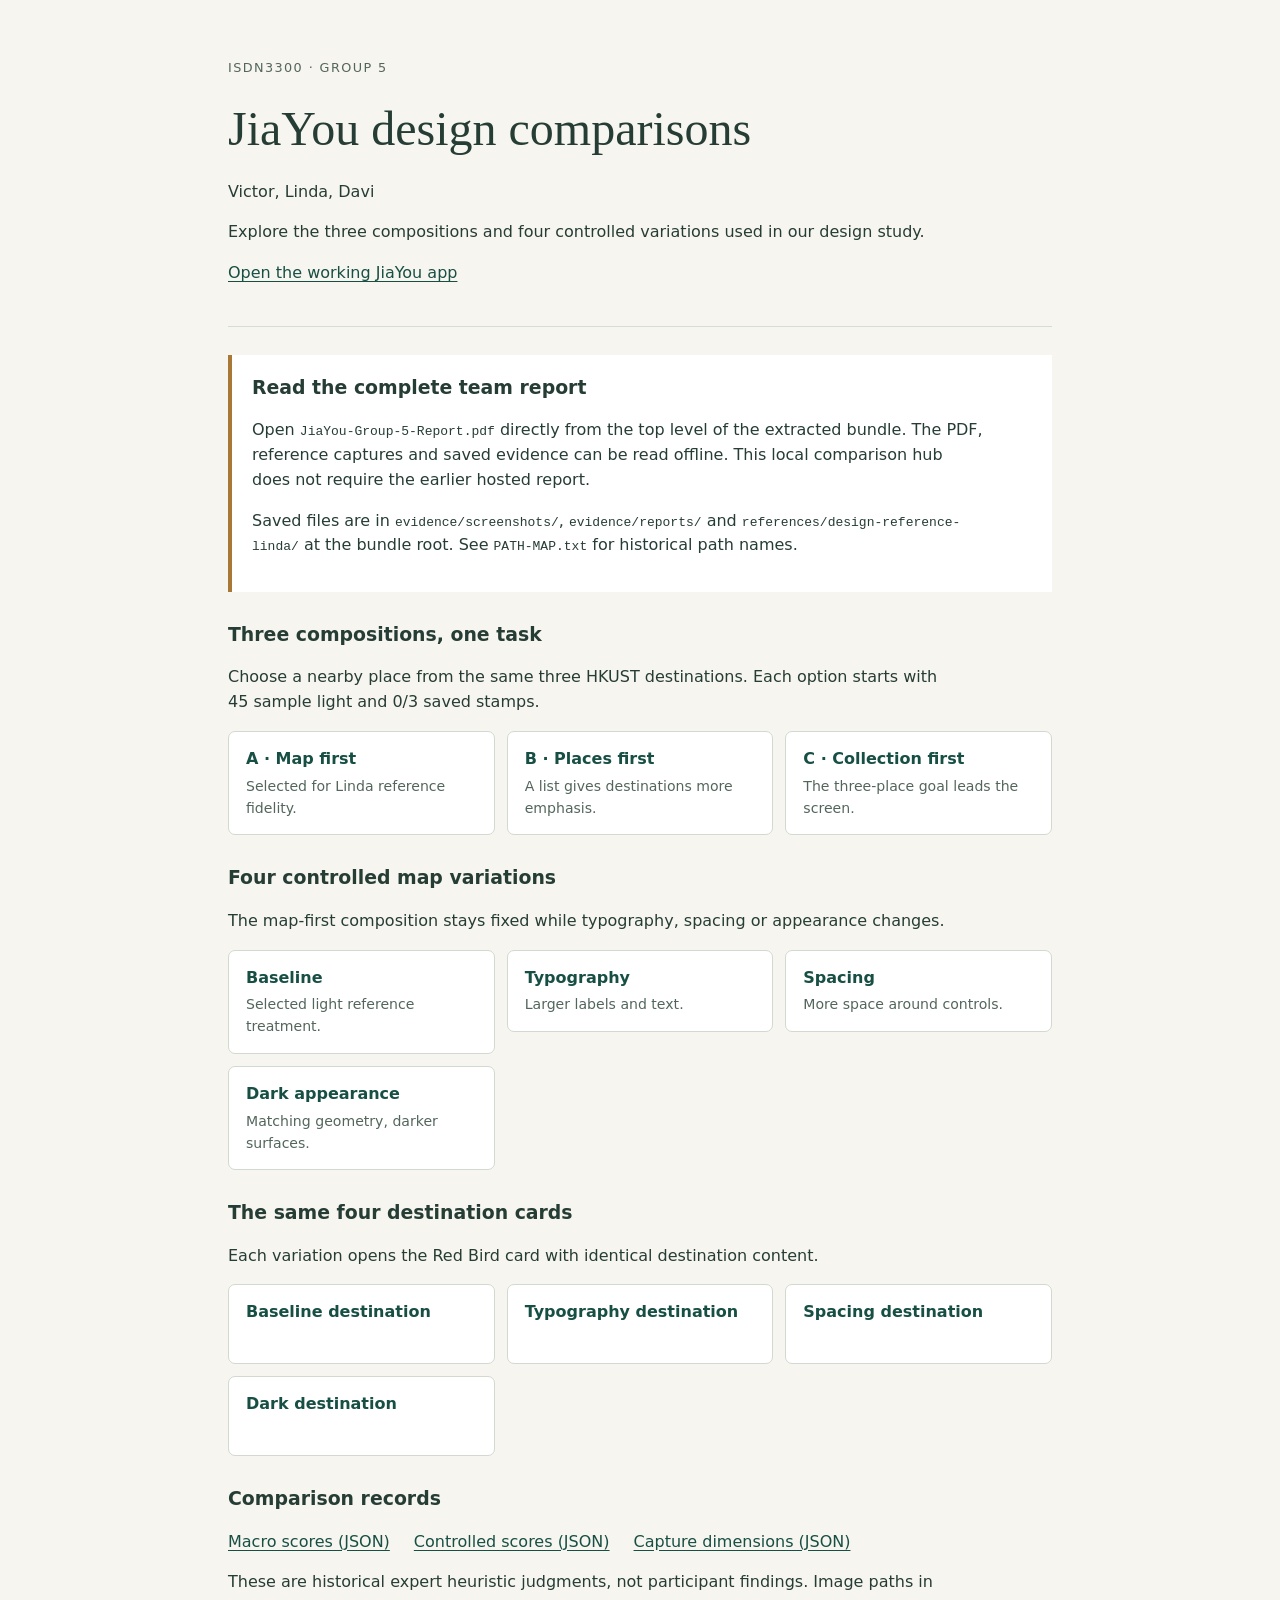
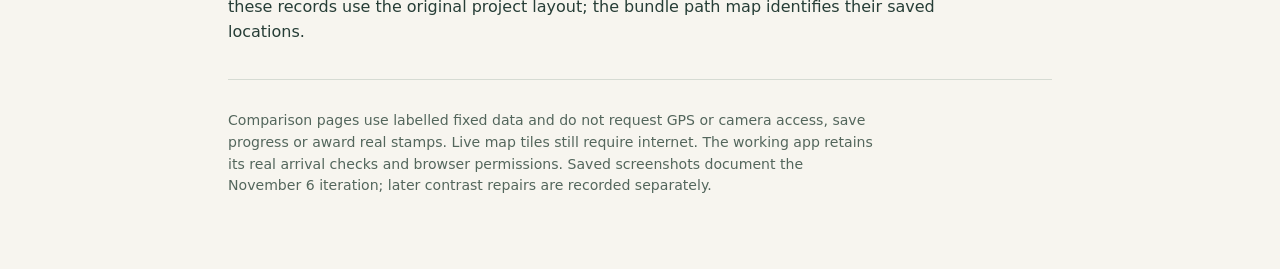
<file: lab/index.html>
<!doctype html>
<html lang="en">
<head><meta charset="utf-8"><meta name="viewport" content="width=device-width,initial-scale=1"><meta name="color-scheme" content="light"><title>JiaYou · Group 5 comparison hub</title>
<style>
:root{font-family:system-ui,-apple-system,BlinkMacSystemFont,"Segoe UI",sans-serif;color:#263d36;background:#f7f5ef;line-height:1.55}*{box-sizing:border-box}body{margin:0}main{max-width:940px;margin:auto;padding:clamp(22px,5vw,58px)}header{padding-bottom:24px;border-bottom:1px solid #d6dbd3}.eyebrow{font-size:.8rem;letter-spacing:.11em;text-transform:uppercase;color:#52675c}h1{font-family:Georgia,serif;font-size:clamp(2rem,6vw,3rem);line-height:1.12;font-weight:500;margin:.5em 0}.authors{margin:0}p{max-width:72ch}h2{font-size:1.18rem;margin:0 0 8px}section{margin:28px 0}a{color:#174f44;text-underline-offset:3px}a:hover{color:#794923}a:focus-visible{outline:3px solid #90612c;outline-offset:4px}.note{padding:18px 20px;border-left:4px solid #a97836;background:#fff}code{overflow-wrap:anywhere}ul{padding:0;list-style:none;display:grid;grid-template-columns:repeat(auto-fit,minmax(min(100%,210px),1fr));gap:12px}li a{display:block;padding:15px 17px;border:1px solid #d1d9d0;border-radius:7px;background:white;text-decoration:none;min-height:80px}li strong,li span{display:block}li span{font-size:.88rem;color:#53665c;margin-top:4px}.row{display:flex;flex-wrap:wrap;gap:10px 24px}footer{border-top:1px solid #d6dbd3;margin-top:34px;padding-top:16px;font-size:.88rem;color:#53665c}@media(prefers-reduced-motion:no-preference){a{transition:color .12s}}
</style></head>
<body><main><header><div class="eyebrow">ISDN3300 · Group 5</div><h1>JiaYou design comparisons</h1><p class="authors">Victor, Linda, Davi</p><p>Explore the three compositions and four controlled variations used in our design study.</p><p><a href="../">Open the working JiaYou app</a></p></header>
<section class="note" aria-labelledby="report-title"><h2 id="report-title">Read the complete team report</h2><p>Open <code>JiaYou-Group-5-Report.pdf</code> directly from the top level of the extracted bundle. The PDF, reference captures and saved evidence can be read offline. This local comparison hub does not require the earlier hosted report.</p><p>Saved files are in <code>evidence/screenshots/</code>, <code>evidence/reports/</code> and <code>references/design-reference-linda/</code> at the bundle root. See <code>PATH-MAP.txt</code> for historical path names.</p></section>
<section aria-labelledby="macro-title"><h2 id="macro-title">Three compositions, one task</h2><p>Choose a nearby place from the same three HKUST destinations. Each option starts with 45 sample light and 0/3 saved stamps.</p><ul><li><a href="macro.html?option=a"><strong>A · Map first</strong><span>Selected for Linda reference fidelity.</span></a></li><li><a href="macro.html?option=b"><strong>B · Places first</strong><span>A list gives destinations more emphasis.</span></a></li><li><a href="macro.html?option=c"><strong>C · Collection first</strong><span>The three-place goal leads the screen.</span></a></li></ul></section>
<section aria-labelledby="map-title"><h2 id="map-title">Four controlled map variations</h2><p>The map-first composition stays fixed while typography, spacing or appearance changes.</p><ul><li><a href="variation.html?variant=baseline"><strong>Baseline</strong><span>Selected light reference treatment.</span></a></li><li><a href="variation.html?variant=type"><strong>Typography</strong><span>Larger labels and text.</span></a></li><li><a href="variation.html?variant=spacing"><strong>Spacing</strong><span>More space around controls.</span></a></li><li><a href="variation.html?variant=dark"><strong>Dark appearance</strong><span>Matching geometry, darker surfaces.</span></a></li></ul></section>
<section aria-labelledby="destination-title"><h2 id="destination-title">The same four destination cards</h2><p>Each variation opens the Red Bird card with identical destination content.</p><ul><li><a href="variation.html?variant=baseline&amp;macro=destination"><strong>Baseline destination</strong></a></li><li><a href="variation.html?variant=type&amp;macro=destination"><strong>Typography destination</strong></a></li><li><a href="variation.html?variant=spacing&amp;macro=destination"><strong>Spacing destination</strong></a></li><li><a href="variation.html?variant=dark&amp;macro=destination"><strong>Dark destination</strong></a></li></ul></section>
<section aria-labelledby="records-title"><h2 id="records-title">Comparison records</h2><p class="row"><a href="macro-evaluation.json">Macro scores (JSON)</a><a href="evaluation.json">Controlled scores (JSON)</a><a href="capture-manifest.json">Capture dimensions (JSON)</a></p><p>These are historical expert heuristic judgments, not participant findings. Image paths in these records use the original project layout; the bundle path map identifies their saved locations.</p></section>
<footer><p>Comparison pages use labelled fixed data and do not request GPS or camera access, save progress or award real stamps. Live map tiles still require internet. The working app retains its real arrival checks and browser permissions. Saved screenshots document the November 6 iteration; later contrast repairs are recorded separately.</p></footer></main></body></html>
</file>
